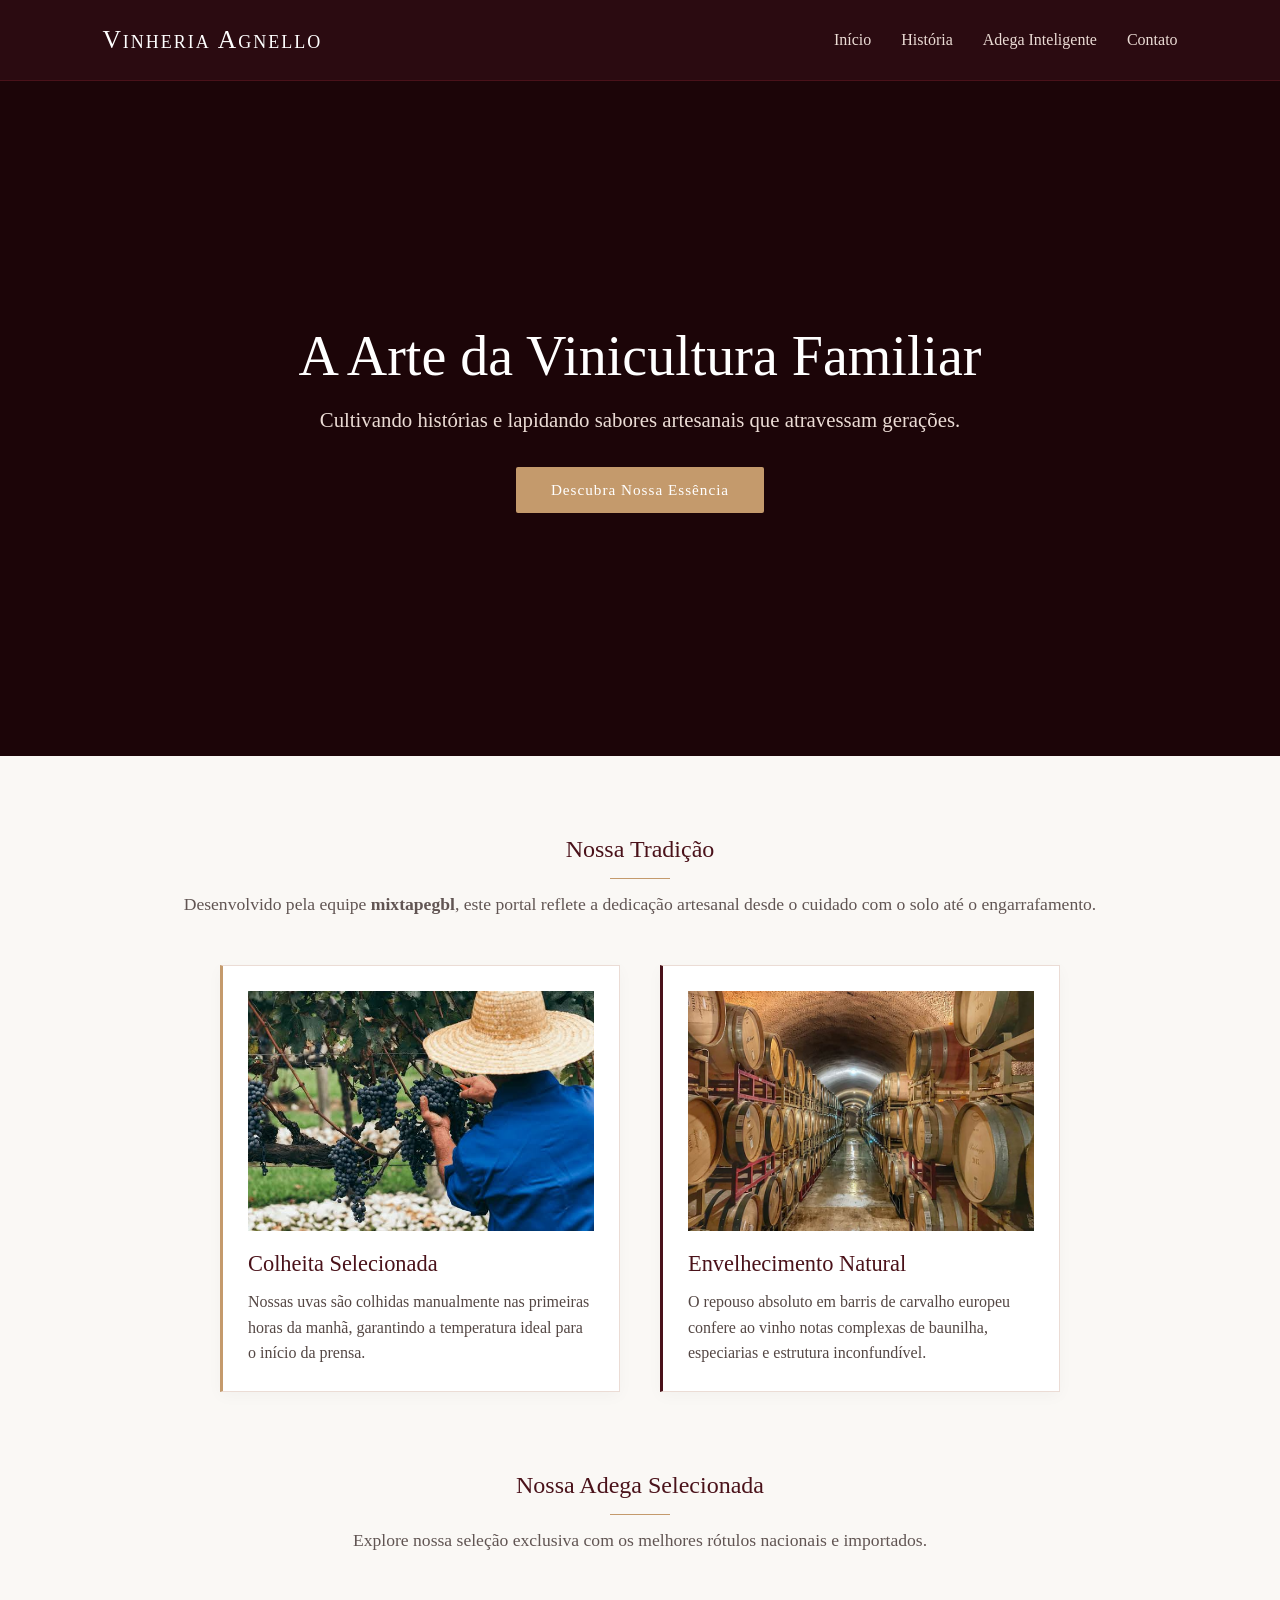
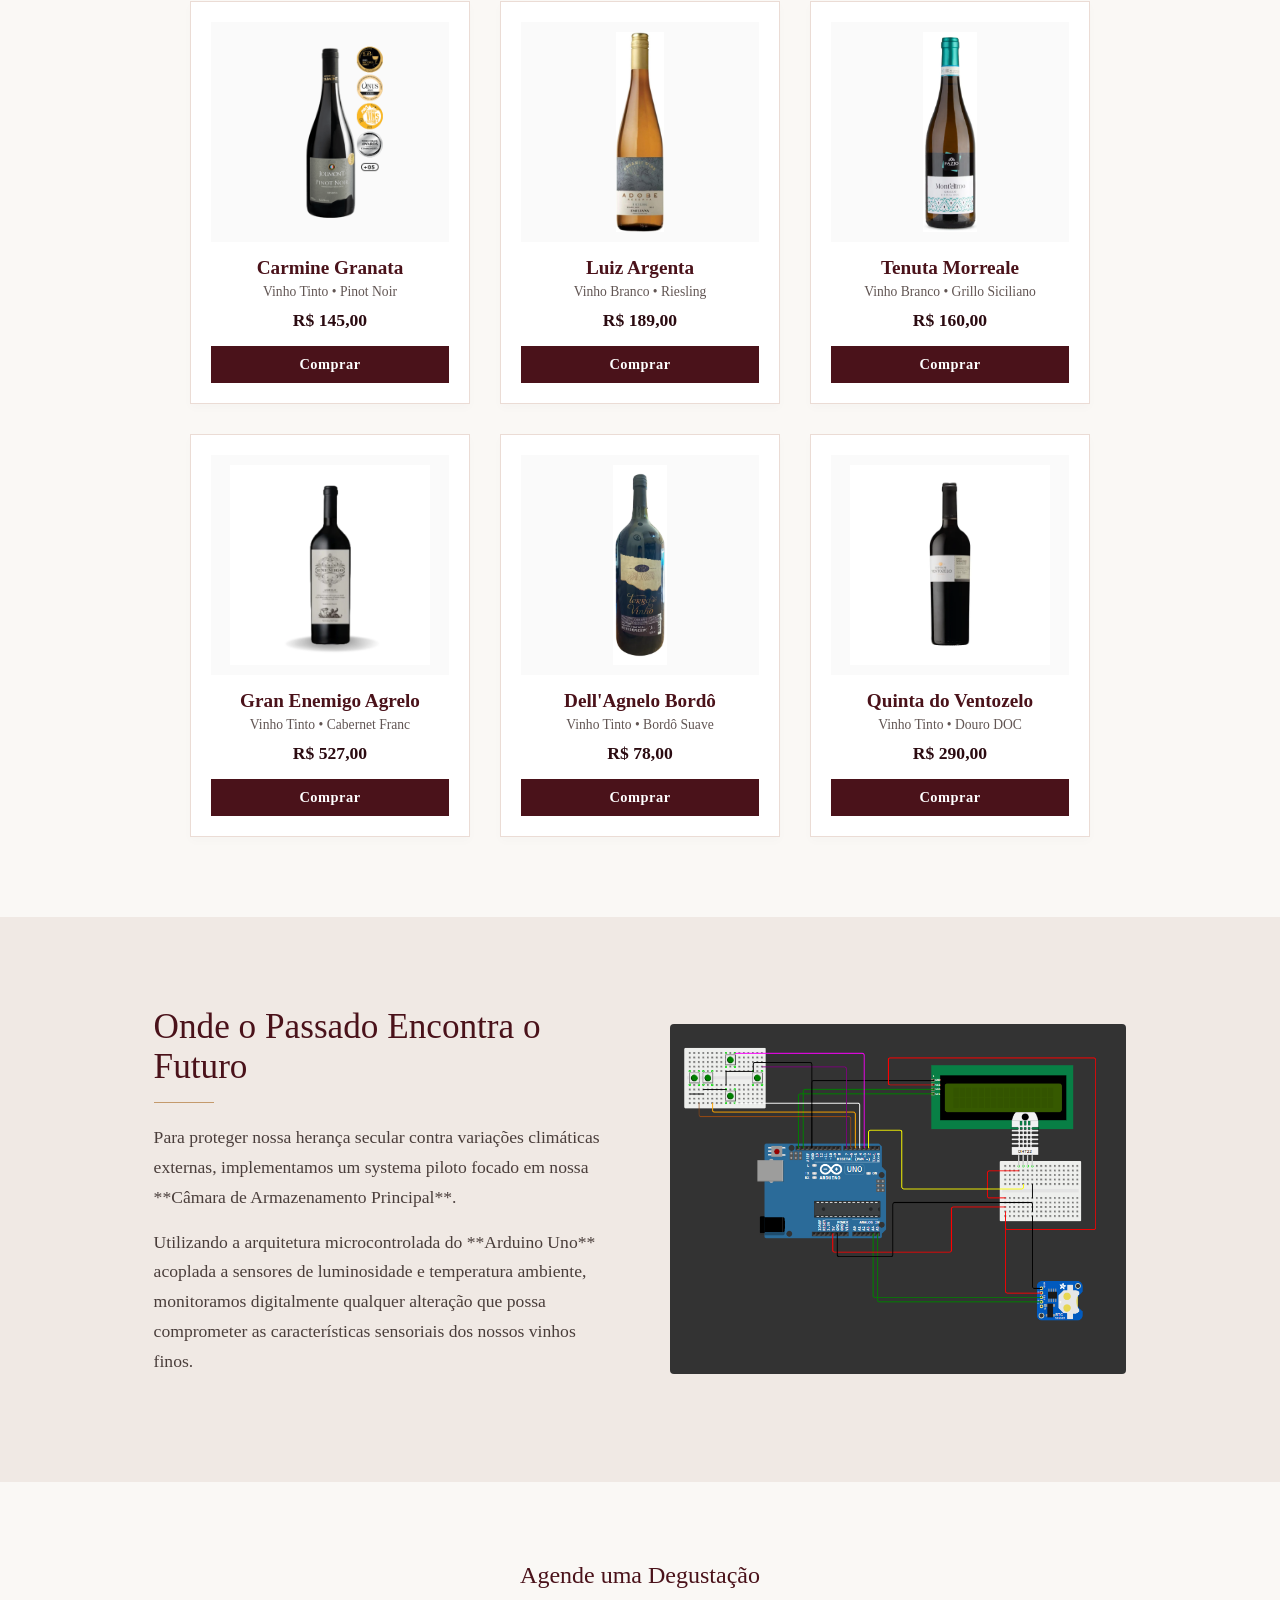
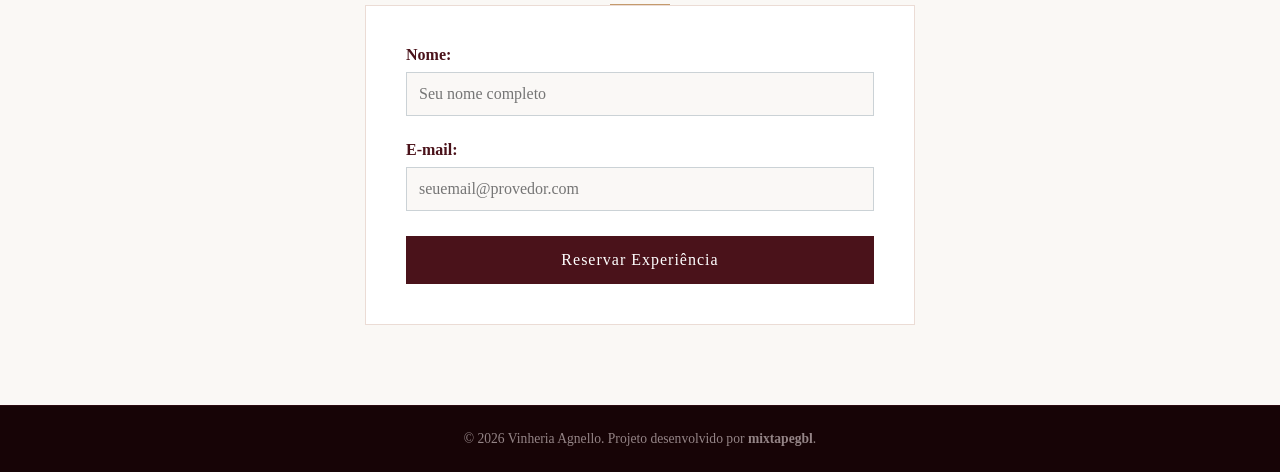
<file: index.html>
<!DOCTYPE html>
<html lang="pt-BR">
<head>
    <meta charset="UTF-8">
    <meta name="viewport" content="width=device-width, initial-scale=1.0">
    <title>Vinheria Agnello | Tradição e Excelência</title>
    <!-- Link atualizado para o arquivo de estilo unificado do CP3 -->
    <link rel="stylesheet" href="./src/css/flex-style.css">
</head>
<body>

<!-- Menu Superior (Estruturado com Flexbox) -->
<header class="main-header">
<div class="logo">Vinheria Agnello</div>
<nav class="nav-menu">
<ul>
<li><a href="#home" class="nav-link">Início</a></li>
<li><a href="#sobre" class="nav-link">História</a></li>
<li><a href="#adega-inteligente" class="nav-link">Adega Inteligente</a></li>
<li><a href="#contato" class="nav-link">Contato</a></li>
</ul>
</nav>
</header>

<!-- Banner Principal Tradicional -->
<section id="home" class="hero-banner">
<div class="hero-content">
<h1 class="fade-in-title">A Arte da Vinicultura Familiar</h1>
<p>Cultivando histórias e lapidando sabores artesanais que atravessam gerações.</p>
<a href="#sobre" class="btn-primary">Descubra Nossa Essência</a>
</div>
</section>

<!-- Seção Institucional / História e Vitrine de Vinhos -->
<section id="sobre" class="about-section">
<h2>Nossa Tradição</h2>
<p class="intro-text">Desenvolvido pela equipe <strong>mixtapegbl</strong>, este portal reflete a dedicação artesanal desde o cuidado com o solo até o engarrafamento.</p>

<div class="cards-container">
<div class="card">
<div class="card-img-placeholder">
<img src="src/assets/imgs/colheita.jpg" alt="Colheita manual nos vinhedos da Vinheria Agnello" style="width: 100%; height: 100%; object-fit: cover;">
</div>
<h3>Colheita Selecionada</h3>
<p>Nossas uvas são colhidas manualmente nas primeiras horas da manhã, garantindo a temperatura ideal para o início da prensa.</p>
</div>

<div class="card">
<div class="card-img-placeholder">
<img src="src/assets/imgs/barris-de-carvalho.jpg" alt="Barris de carvalho antigos na adega" style="width: 100%; height: 100%; object-fit: cover;">
</div>
<h3>Envelhecimento Natural</h3>
<p>O repouso absoluto em barris de carvalho europeu confere ao vinho notas complexas de baunilha, especiarias e estrutura inconfundível.</p>
</div>
</div>

<!-- NOVA SEÇÃO DO CP3: Prateleira de Vinhos Finos (Tabela Horizontal Flex) -->
<h2 style="margin-top: 80px;">Nossa Adega Selecionada</h2>
<p class="intro-text">Explore nossa seleção exclusiva com os melhores rótulos nacionais e importados.</p>

<div class="wine-shelf">
<!-- Vinho 1 -->
<div class="wine-item">
<div class="wine-img-box">
<img src="src/assets/imgs/vinho1.png" alt="Vinho 1 - Carmine Granata Pinot Noir" style="width: 100%; height: 100%; object-fit: contain;">
</div>
<h4>Carmine Granata</h4>
<p class="wine-type">Vinho Tinto • Pinot Noir</p>
<p class="wine-price">R$ 145,00</p>
<a href="https://www.vinhosjolimont.com.br/pinot-noir/p" target="_blank" class="btn-buy">Comprar </a>
</div>

<!-- Vinho 2 -->
<div class="wine-item">
<div class="wine-item-inner"></div>
<div class="wine-img-box">
<img src="src/assets/imgs/vinho2.jpg" alt="Vinho 2 - Luiz Argenta Riesling" style="width: 100%; height: 100%; object-fit: contain;">
</div>
<h4>Luiz Argenta</h4>
<p class="wine-type">Vinho Branco • Riesling</p>
<p class="wine-price">R$ 189,00</p>
<a href="https://www.amazon.com.br/Emiliana-Riesling-Reserva-Org%C3%A2nico-Chileno/dp/B0HLMJP541" target="_blank" class="btn-buy">Comprar </a>
</div>

<!-- Vinho 3 -->
<div class="wine-item">
<div class="wine-img-box">
<img src="src/assets/imgs/vinho3.png" alt="Vinho 3 - Tenuta Morreale Grillo" style="width: 100%; height: 100%; object-fit: contain;">
</div>
<h4>Tenuta Morreale</h4>
<p class="wine-type">Vinho Branco • Grillo Siciliano</p>
<p class="wine-price">R$ 160,00</p>
<a href="https://www.zonasul.com.br/vinho-branco-italiano-grillo-sicilia-mont--elimo-750ml-5457440/p?idsku=39096" target="_blank" class="btn-buy">Comprar </a>
</div>

<!-- Vinho 4 -->
<div class="wine-item">
<div class="wine-img-box">
<img src="src/assets/imgs/vinho4.webp" alt="Vinho 4 - Gran Enemigo Agrelo" style="width: 100%; height: 100%; object-fit: contain;">
</div>
<h4>Gran Enemigo Agrelo</h4>
<p class="wine-type">Vinho Tinto • Cabernet Franc</p>
<p class="wine-price">R$ 527,00</p>
<a href="https://www.diciomovinhos.com.br/produtos/gran-enemigo-agrelo/" target="_blank" class="btn-buy">Comprar</a>
</div>

<!-- Vinho 5 -->
<div class="wine-item">
<div class="wine-img-box">
<img src="src/assets/imgs/vinho5.webp" alt="Vinho 5 - Família Dell Agnelo Bordô" style="width: 100%; height: 100%; object-fit: contain;">
</div>
<h4>Dell'Agnelo Bordô</h4>
<p class="wine-type">Vinho Tinto • Bordô Suave</p>
<p class="wine-price">R$ 78,00</p>
<a href="https://www.mercadolivre.com.br/vinho-tinto-bordo-suave-15l--terra-do-vinho/up/MLBU4022918370" target="_blank" class="btn-buy">Comprar</a>
</div>

<!-- Vinho 6 -->
<div class="wine-item">
<div class="wine-img-box">
<img src="src/assets/imgs/vinho6.webp" alt="Vinho 6 - Quinta do Ventozelo Douro" style="width: 100%; height: 100%; object-fit: contain;">
</div>
<h4>Quinta do Ventozelo</h4>
<p class="wine-type">Vinho Tinto • Douro DOC</p>
<p class="wine-price">R$ 290,00</p>
<a href="https://www.castasimportadora.com.br/tipo/tinto/vinho-quinta-de-ventozelo-oak-matured-tinto-750ml?parceiro=5353" target="_blank" class="btn-buy">Comprar</a>
</div>
</div>
</section>

<!-- Seção de Tecnologia Isolada: A Adega Inteligente -->
<section id="adega-inteligente" class="tech-section">
<div class="tech-wrapper">
<div class="tech-text">
<h2>Onde o Passado Encontra o Futuro</h2>
<p>Para proteger nossa herança secular contra variações climáticas externas, implementamos um systema piloto focado em nossa **Câmara de Armazenamento Principal**.</p>
<p>Utilizando a arquitetura microcontrolada do **Arduino Uno** acoplada a sensores de luminosidade e temperatura ambiente, monitoramos digitalmente qualquer alteração que possa comprometer as características sensoriais dos nossos vinhos finos.</p>
</div>
<div class="tech-visual">
<div class="tech-img-placeholder">
<img src="src/assets/imgs/prototipo-arduino-uno.png" alt="Protótipo do sistema com Arduino Uno" style="width: 100%; height: 100%; object-fit: cover;">
</div>
</div>
</div>
</section>

<!-- Contato -->
<section id="contato" class="contact-section">
<h2>Agende uma Degustação</h2>
<form class="contact-form">
<div class="form-group">
<label for="name">Nome:</label>
<input type="text" id="name" required placeholder="Seu nome completo">
</div>
<div class="form-group">
<label for="email">E-mail:</label>
<input type="email" id="email" required placeholder="seuemail@provedor.com">
</div>
<button type="submit" class="btn-submit">Reservar Experiência</button>
</form>
</section>

<!-- Rodapé -->
<footer class="main-footer">
<p>&copy; 2026 Vinheria Agnello. Projeto desenvolvido por <strong>mixtapegbl</strong>.</p>
</footer>

</body>
</html>
</file>
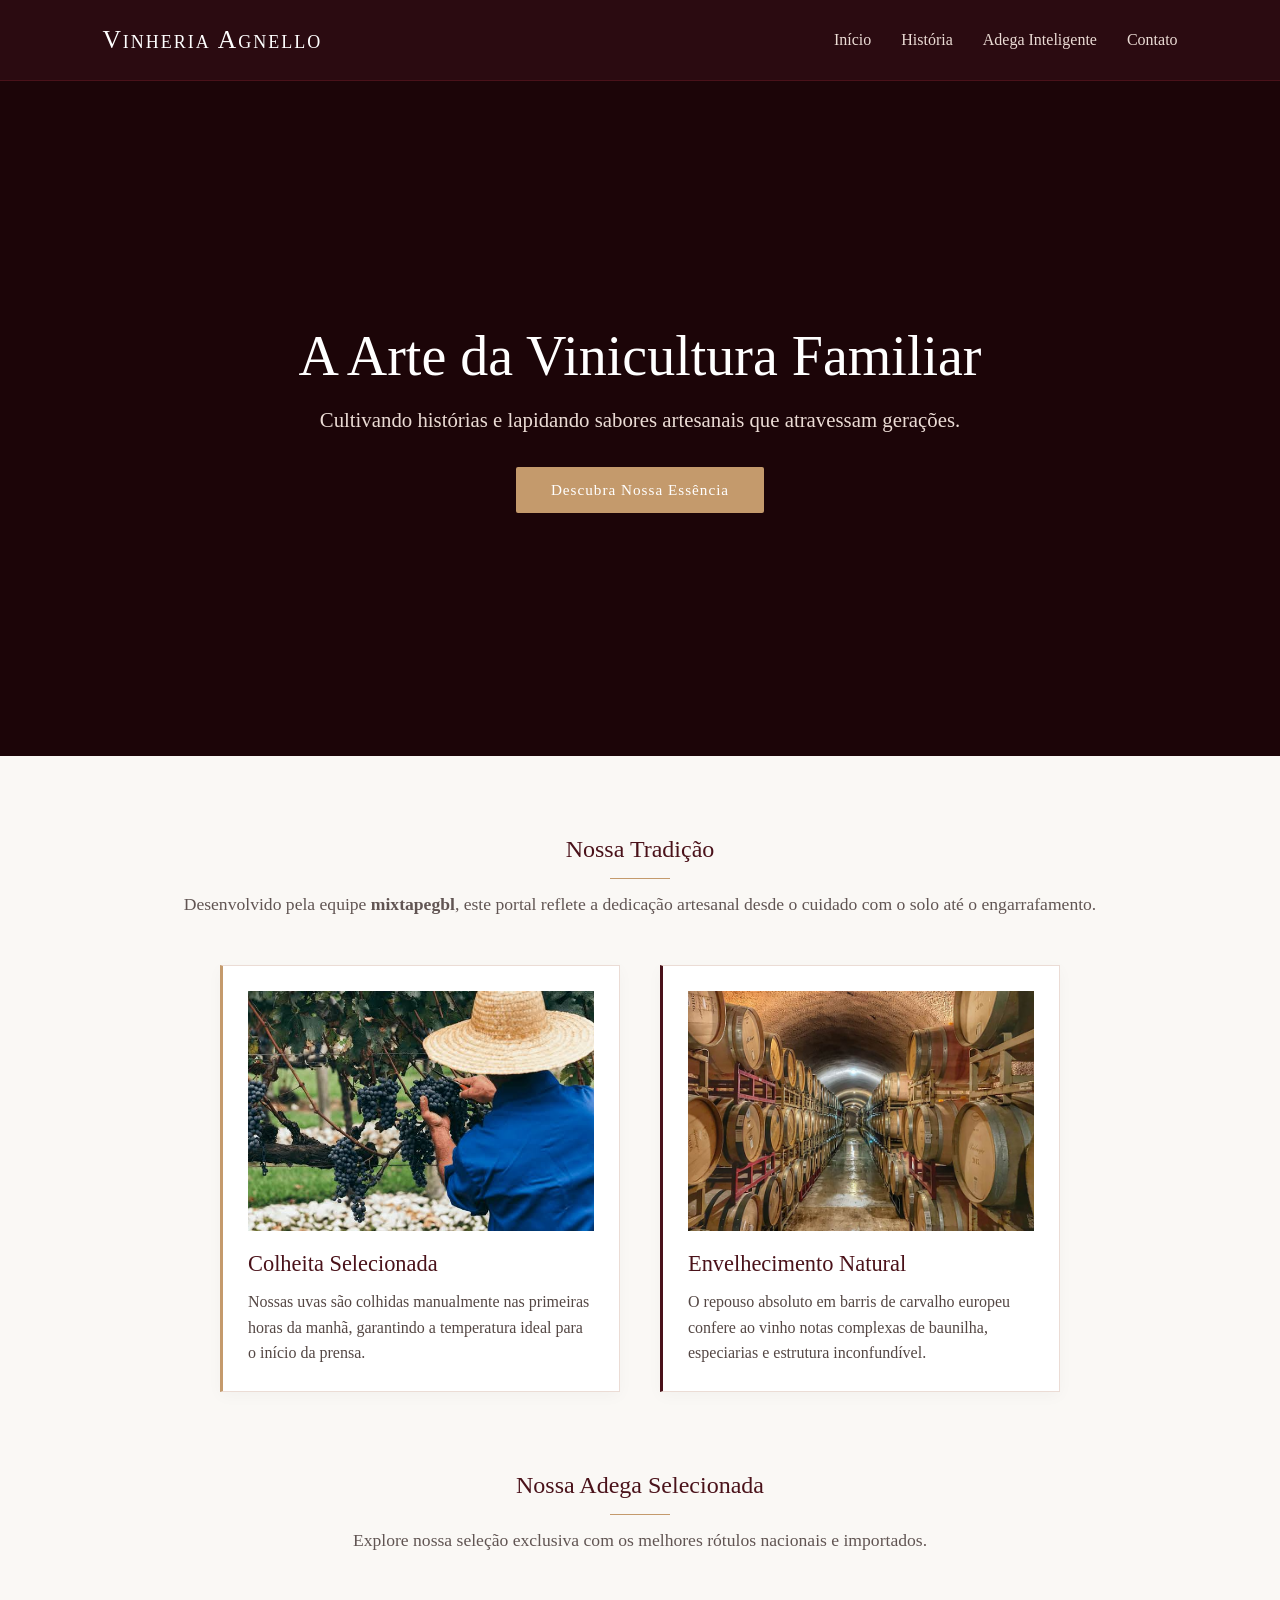
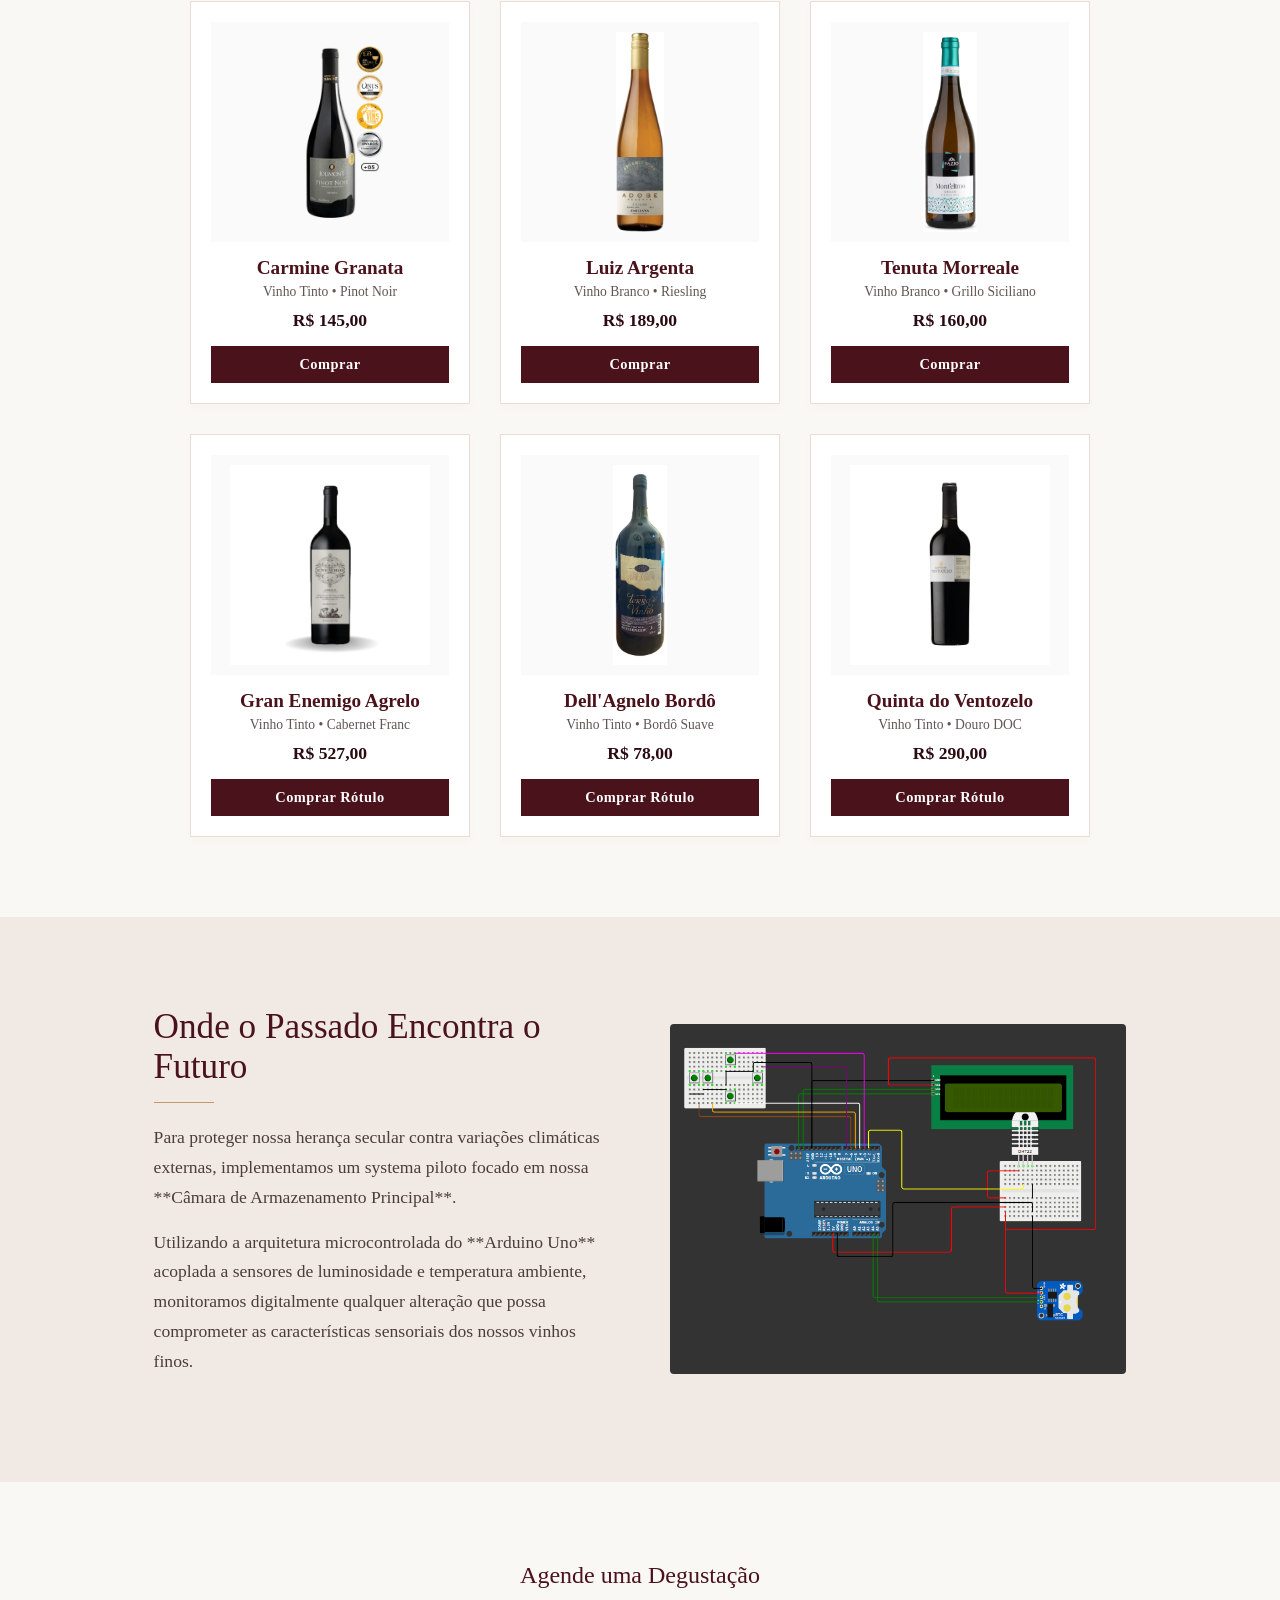
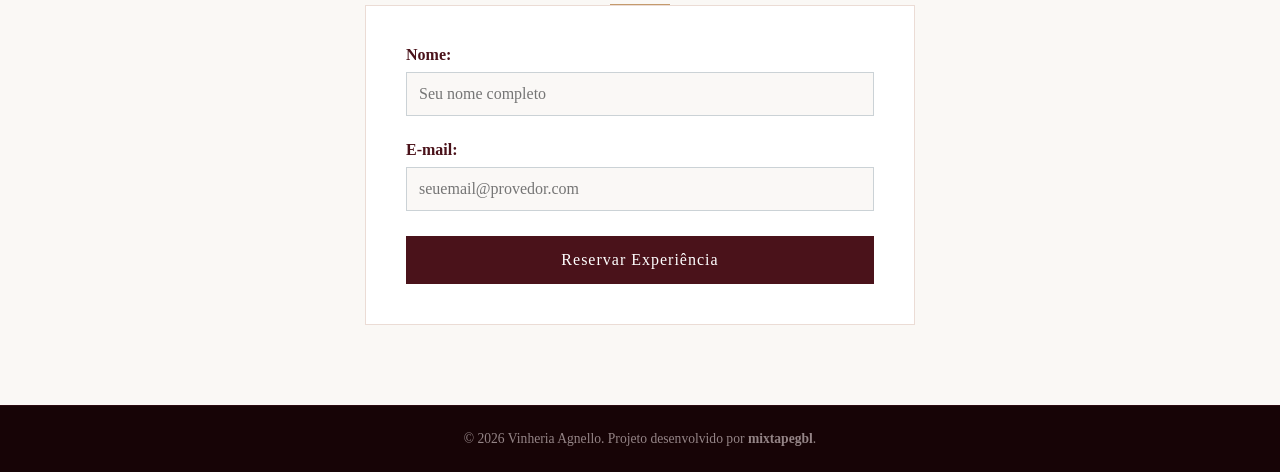
<file: Vinharia_Agnelo_site/index.html>
<!DOCTYPE html>
<html lang="pt-BR">
<head>
    <meta charset="UTF-8">
    <meta name="viewport" content="width=device-width, initial-scale=1.0">
    <title>Vinheria Agnello | Tradição e Excelência</title>
    <!-- Link atualizado para o arquivo de estilo unificado do CP3 -->
    <link rel="stylesheet" href="./src/css/flex-style.css">
</head>
<body>

<!-- Menu Superior (Estruturado com Flexbox) -->
<header class="main-header">
<div class="logo">Vinheria Agnello</div>
<nav class="nav-menu">
<ul>
<li><a href="#home" class="nav-link">Início</a></li>
<li><a href="#sobre" class="nav-link">História</a></li>
<li><a href="#adega-inteligente" class="nav-link">Adega Inteligente</a></li>
<li><a href="#contato" class="nav-link">Contato</a></li>
</ul>
</nav>
</header>

<!-- Banner Principal Tradicional -->
<section id="home" class="hero-banner">
<div class="hero-content">
<h1 class="fade-in-title">A Arte da Vinicultura Familiar</h1>
<p>Cultivando histórias e lapidando sabores artesanais que atravessam gerações.</p>
<a href="#sobre" class="btn-primary">Descubra Nossa Essência</a>
</div>
</section>

<!-- Seção Institucional / História e Vitrine de Vinhos -->
<section id="sobre" class="about-section">
<h2>Nossa Tradição</h2>
<p class="intro-text">Desenvolvido pela equipe <strong>mixtapegbl</strong>, este portal reflete a dedicação artesanal desde o cuidado com o solo até o engarrafamento.</p>

<div class="cards-container">
<div class="card">
<div class="card-img-placeholder">
<img src="src/assets/imgs/colheita.jpg" alt="Colheita manual nos vinhedos da Vinheria Agnello" style="width: 100%; height: 100%; object-fit: cover;">
</div>
<h3>Colheita Selecionada</h3>
<p>Nossas uvas são colhidas manualmente nas primeiras horas da manhã, garantindo a temperatura ideal para o início da prensa.</p>
</div>

<div class="card">
<div class="card-img-placeholder">
<img src="src/assets/imgs/barris-de-carvalho.jpg" alt="Barris de carvalho antigos na adega" style="width: 100%; height: 100%; object-fit: cover;">
</div>
<h3>Envelhecimento Natural</h3>
<p>O repouso absoluto em barris de carvalho europeu confere ao vinho notas complexas de baunilha, especiarias e estrutura inconfundível.</p>
</div>
</div>

<!-- NOVA SEÇÃO DO CP3: Prateleira de Vinhos Finos (Tabela Horizontal Flex) -->
<h2 style="margin-top: 80px;">Nossa Adega Selecionada</h2>
<p class="intro-text">Explore nossa seleção exclusiva com os melhores rótulos nacionais e importados.</p>

<div class="wine-shelf">
<!-- Vinho 1 -->
<div class="wine-item">
<div class="wine-img-box">
<img src="src/assets/imgs/vinho1.png" alt="Vinho 1 - Carmine Granata Pinot Noir" style="width: 100%; height: 100%; object-fit: contain;">
</div>
<h4>Carmine Granata</h4>
<p class="wine-type">Vinho Tinto • Pinot Noir</p>
<p class="wine-price">R$ 145,00</p>
<a href="https://www.vinhosjolimont.com.br/pinot-noir/p" target="_blank" class="btn-buy">Comprar </a>
</div>

<!-- Vinho 2 -->
<div class="wine-item">
<div class="wine-item-inner"></div>
<div class="wine-img-box">
<img src="src/assets/imgs/vinho2.jpg" alt="Vinho 2 - Luiz Argenta Riesling" style="width: 100%; height: 100%; object-fit: contain;">
</div>
<h4>Luiz Argenta</h4>
<p class="wine-type">Vinho Branco • Riesling</p>
<p class="wine-price">R$ 189,00</p>
<a href="https://www.amazon.com.br/Emiliana-Riesling-Reserva-Org%C3%A2nico-Chileno/dp/B0HLMJP541" target="_blank" class="btn-buy">Comprar </a>
</div>

<!-- Vinho 3 -->
<div class="wine-item">
<div class="wine-img-box">
<img src="src/assets/imgs/vinho3.png" alt="Vinho 3 - Tenuta Morreale Grillo" style="width: 100%; height: 100%; object-fit: contain;">
</div>
<h4>Tenuta Morreale</h4>
<p class="wine-type">Vinho Branco • Grillo Siciliano</p>
<p class="wine-price">R$ 160,00</p>
<a href="https://www.zonasul.com.br/vinho-branco-italiano-grillo-sicilia-mont--elimo-750ml-5457440/p?idsku=39096" target="_blank" class="btn-buy">Comprar </a>
</div>

<!-- Vinho 4 -->
<div class="wine-item">
<div class="wine-img-box">
<img src="src/assets/imgs/vinho4.webp" alt="Vinho 4 - Gran Enemigo Agrelo" style="width: 100%; height: 100%; object-fit: contain;">
</div>
<h4>Gran Enemigo Agrelo</h4>
<p class="wine-type">Vinho Tinto • Cabernet Franc</p>
<p class="wine-price">R$ 527,00</p>
<a href="https://www.diciomovinhos.com.br/produtos/gran-enemigo-agrelo/" target="_blank" class="btn-buy">Comprar Rótulo</a>
</div>

<!-- Vinho 5 -->
<div class="wine-item">
<div class="wine-img-box">
<img src="src/assets/imgs/vinho5.webp" alt="Vinho 5 - Família Dell Agnelo Bordô" style="width: 100%; height: 100%; object-fit: contain;">
</div>
<h4>Dell'Agnelo Bordô</h4>
<p class="wine-type">Vinho Tinto • Bordô Suave</p>
<p class="wine-price">R$ 78,00</p>
<a href="https://www.mercadolivre.com.br/vinho-tinto-bordo-suave-15l--terra-do-vinho/up/MLBU4022918370" target="_blank" class="btn-buy">Comprar Rótulo</a>
</div>

<!-- Vinho 6 -->
<div class="wine-item">
<div class="wine-img-box">
<img src="src/assets/imgs/vinho6.webp" alt="Vinho 6 - Quinta do Ventozelo Douro" style="width: 100%; height: 100%; object-fit: contain;">
</div>
<h4>Quinta do Ventozelo</h4>
<p class="wine-type">Vinho Tinto • Douro DOC</p>
<p class="wine-price">R$ 290,00</p>
<a href="https://www.castasimportadora.com.br/tipo/tinto/vinho-quinta-de-ventozelo-oak-matured-tinto-750ml?parceiro=5353" target="_blank" class="btn-buy">Comprar Rótulo</a>
</div>
</div>
</section>

<!-- Seção de Tecnologia Isolada: A Adega Inteligente -->
<section id="adega-inteligente" class="tech-section">
<div class="tech-wrapper">
<div class="tech-text">
<h2>Onde o Passado Encontra o Futuro</h2>
<p>Para proteger nossa herança secular contra variações climáticas externas, implementamos um systema piloto focado em nossa **Câmara de Armazenamento Principal**.</p>
<p>Utilizando a arquitetura microcontrolada do **Arduino Uno** acoplada a sensores de luminosidade e temperatura ambiente, monitoramos digitalmente qualquer alteração que possa comprometer as características sensoriais dos nossos vinhos finos.</p>
</div>
<div class="tech-visual">
<div class="tech-img-placeholder">
<img src="src/assets/imgs/prototipo-arduino-uno.png" alt="Protótipo do sistema com Arduino Uno" style="width: 100%; height: 100%; object-fit: cover;">
</div>
</div>
</div>
</section>

<!-- Contato -->
<section id="contato" class="contact-section">
<h2>Agende uma Degustação</h2>
<form class="contact-form">
<div class="form-group">
<label for="name">Nome:</label>
<input type="text" id="name" required placeholder="Seu nome completo">
</div>
<div class="form-group">
<label for="email">E-mail:</label>
<input type="email" id="email" required placeholder="seuemail@provedor.com">
</div>
<button type="submit" class="btn-submit">Reservar Experiência</button>
</form>
</section>

<!-- Rodapé -->
<footer class="main-footer">
<p>&copy; 2026 Vinheria Agnello. Projeto desenvolvido por <strong>mixtapegbl</strong>.</p>
</footer>

</body>
</html>
</file>
<file: src/css/flex-style.css>
/* ==========================================================================
   CONFIGURAÇÕES GLOBAIS E VARIÁVEIS (:ROOT) - Mantidas do seu CP2
   ========================================================================== */
:root {
    --cor-fundo-claro: #faf8f5;
    --cor-fundo-tech: #f0e9e4;
    --cor-fundo-placeholder: #f0e6e1;
    --cor-texto-escuro: #2c2523;
    --cor-texto-suave: #615553;
    --cor-texto-card: #544744;
    --cor-texto-mutado: #948486;
    --cor-vinho-principal: #4a121a;
    --cor-vinho-medio: #2b0b11;
    --cor-vinho-escuro: #1c0508;
    --cor-vinho-profundo: #170406;
    --cor-dourado-cortica: #c49a6c;
    --cor-creme-link: #ebdcd5;
    --cor-borda-input: #cbd2d6;
    --cor-input-fundo: #faf8f6;
    --cor-branco: #ffffff;
    --fonte-principal: 'Georgia', serif;
}

* {
    margin: 0;
    padding: 0;
    box-sizing: border-box;
    font-family: var(--fonte-principal);
}

body {
    background-color: var(--cor-fundo-claro);
    color: var(--cor-texto-escuro);
    scroll-behavior: smooth;
    overflow-x: hidden;
}

h1, h2, h3 {
    font-weight: 400;
    color: var(--cor-vinho-principal);
}

/* Transições fluidas do seu efeito.css */
.nav-menu ul li a,
.btn-primary,
.btn-submit,
.card,
.form-group input,
.tech-img-placeholder,
.wine-item,
.btn-buy {
    transition: all 0.6s cubic-bezier(0.25, 1, 0.5, 1);
}

/* ==========================================================================
   HEADER / MENU SUPERIOR (Layout com Flexbox)
   ========================================================================== */
.main-header {
    background-color: var(--cor-vinho-medio);
    color: var(--cor-branco);
    display: flex;
    justify-content: space-between;
    align-items: center;
    padding: 25px 8%;
    position: sticky;
    top: 0;
    z-index: 1000;
    border-bottom: 1px solid var(--cor-vinho-principal);
}

.logo {
    font-size: 1.6rem;
    letter-spacing: 2px;
    font-variant: small-caps;
}

.nav-menu ul {
    display: flex;
    list-style: none;
}

.nav-menu ul li {
    margin-left: 30px;
}

.nav-menu ul li a {
    color: var(--cor-creme-link);
    text-decoration: none;
    font-size: 1rem;
    display: inline-block;
}

.nav-menu ul li a:hover {
    color: var(--cor-dourado-cortica);
    transform: scale(1.05);
}

.nav-menu ul li a:focus {
    outline: 2px dashed var(--cor-dourado-cortica);
    outline-offset: 4px;
}

/* ==========================================================================
   HERO BANNER
   ========================================================================== */
.hero-banner {
    background-color: var(--cor-vinho-escuro);
    background-image: linear-gradient(rgba(28, 5, 8, 0.4), rgba(28, 5, 8, 0.85));
    height: 75vh;
    display: flex;
    justify-content: center;
    align-items: center;
    text-align: center;
    color: var(--cor-branco);
    padding: 0 20px;
}

.hero-content {
    animation: elegantFade 1.6s cubic-bezier(0.25, 1, 0.5, 1) forwards;
}

.hero-content h1 {
    font-size: 3.5rem;
    margin-bottom: 20px;
    color: var(--cor-branco);
}

.hero-content p {
    font-size: 1.3rem;
    margin-bottom: 35px;
    max-width: 650px;
    margin-left: auto;
    margin-right: auto;
    color: var(--cor-creme-link);
}

.btn-primary {
    display: inline-block;
    background-color: var(--cor-dourado-cortica);
    color: var(--cor-branco);
    padding: 14px 35px;
    text-decoration: none;
    font-size: 0.95rem;
    letter-spacing: 1px;
    border-radius: 2px;
}

.btn-primary:hover {
    background-color: #3b0a10;
    box-shadow: 0 10px 25px rgba(74, 18, 26, 0.2);
    transform: translateY(-2px);
}

/* ==========================================================================
   SEÇÕES GERAIS E HISTÓRIA (Cards com Flexbox)
   ========================================================================== */
.about-section {
    padding: 80px 10%;
    text-align: center;
}

.intro-text {
    margin-top: 15px;
    margin-bottom: 50px;
    color: var(--cor-texto-suave);
    font-size: 1.1rem;
}

.cards-container {
    display: flex;
    justify-content: center;
    gap: 40px;
    flex-wrap: wrap;
}

.card {
    background-color: var(--cor-branco);
    border: 1px solid var(--cor-creme-link);
    padding: 25px;
    max-width: 400px;
    text-align: left;
    box-shadow: 0 4px 15px rgba(42, 30, 28, 0.03);
}

.card:hover {
    transform: scale(1.02);
    box-shadow: 0 15px 30px rgba(42, 30, 28, 0.08);
}

.cards-container .card:nth-child(odd) {
    border-left: 3px solid var(--cor-dourado-cortica);
}

.cards-container .card:nth-child(even) {
    border-left: 3px solid var(--cor-vinho-principal);
}

.card-img-placeholder {
    background-color: var(--cor-fundo-placeholder);
    height: 240px;
    margin-bottom: 20px;
    display: flex;
    justify-content: center;
    align-items: center;
    color: #7a6864;
    font-size: 0.9rem;
    text-align: center;
    overflow: hidden;
}

.card h3 {
    margin-bottom: 12px;
    font-size: 1.4rem;
}

.card p {
    color: var(--cor-texto-card);
    line-height: 1.6;
}

/* ==========================================================================
   NOVA SEÇÃO: PRATELEIRA HORIZONTAL DE VINHOS (Flexbox Dinâmico)
   ========================================================================== */
.wine-shelf {
    display: flex;
    justify-content: center;
    gap: 30px;
    flex-wrap: wrap; /* Alinha horizontalmente e quebra linha em telas menores */
    margin-top: 40px;
}

.wine-item {
    background-color: var(--cor-branco);
    border: 1px solid var(--cor-creme-link);
    padding: 20px;
    width: 280px;
    text-align: center;
    box-shadow: 0 4px 10px rgba(0, 0, 0, 0.02);
    display: flex;
    flex-direction: column;
    justify-content: space-between;
}

.wine-item:hover {
    transform: translateY(-5px);
    box-shadow: 0 12px 25px rgba(74, 18, 26, 0.1);
}

.wine-img-box {
    background-color: #fafafa;
    height: 220px;
    margin-bottom: 15px;
    display: flex;
    justify-content: center;
    align-items: center;
    padding: 10px;
}

.wine-item h4 {
    font-size: 1.2rem;
    color: var(--cor-vinho-principal);
    margin-bottom: 5px;
}

.wine-type {
    font-size: 0.85rem;
    color: var(--cor-texto-suave);
    margin-bottom: 10px;
}

.wine-price {
    font-size: 1.1rem;
    font-weight: bold;
    color: var(--cor-vinho-medio);
    margin-bottom: 15px;
}

.btn-buy {
    display: block;
    background-color: var(--cor-vinho-principal);
    color: var(--cor-branco);
    padding: 10px;
    text-decoration: none;
    font-size: 0.9rem;
    font-weight: bold;
    letter-spacing: 0.5px;
}

.btn-buy:hover {
    background-color: var(--cor-dourado-cortica);
    color: var(--cor-vinho-escuro);
}

/* ==========================================================================
   SEÇÃO ADEGA INTELIGENTE
   ========================================================================== */
.tech-section {
    background-color: var(--cor-fundo-tech);
    padding: 90px 12%;
}

.tech-wrapper {
    display: flex;
    align-items: center;
    gap: 60px;
    flex-wrap: wrap;
}

.tech-text {
    flex: 1;
    min-width: 300px;
    text-align: left;
}

.tech-text h2 {
    font-size: 2.2rem;
    margin-bottom: 20px;
}

.tech-text p {
    font-size: 1.1rem;
    line-height: 1.7;
    color: #4a3e3b;
    margin-bottom: 15px;
}

.tech-visual {
    flex: 1;
    min-width: 300px;
}

.tech-img-placeholder {
    background-color: var(--cor-vinho-medio);
    height: 350px;
    border-radius: 4px;
    display: flex;
    justify-content: center;
    align-items: center;
    color: var(--cor-creme-link);
    font-size: 0.9rem;
    overflow: hidden;
}

.tech-img-placeholder:hover {
    transform: rotate(0.5deg) scale(1.01);
}

/* ==========================================================================
   FORMULÁRIO DE CONTATO E DECORAÇÕES (Pseudo-elementos)
   ========================================================================== */
.contact-section {
    padding: 80px 10%;
    text-align: center;
}

.contact-form {
    max-width: 550px;
    margin: 0 auto;
    text-align: left;
    background: var(--cor-branco);
    padding: 40px;
    border: 1px solid var(--cor-creme-link);
    display: flex;
    flex-direction: column;
}

.form-group {
    margin-bottom: 25px;
    display: flex;
    flex-direction: column;
    gap: 8px;
}

.form-group label {
    color: var(--cor-vinho-principal);
    font-weight: 600;
}

.form-group input {
    width: 100%;
    padding: 12px;
    border: 1px solid var(--cor-borda-input);
    background-color: var(--cor-input-fundo);
    font-size: 1rem;
}

.form-group input:focus {
    border-color: var(--cor-vinho-principal);
    background-color: var(--cor-branco);
    outline: none;
    box-shadow: 0 0 12px rgba(74, 18, 26, 0.12);
}

.btn-submit {
    width: 100%;
    background-color: var(--cor-vinho-principal);
    color: var(--cor-branco);
    border: none;
    padding: 15px;
    font-size: 1rem;
    letter-spacing: 1px;
    cursor: pointer;
}

.btn-submit:hover {
    transform: translateY(-3px);
    background-color: var(--cor-vinho-medio);
    box-shadow: 0 8px 20px rgba(0, 0, 0, 0.15);
}

.main-footer {
    background-color: var(--cor-vinho-profundo);
    color: var(--cor-texto-mutado);
    text-align: center;
    padding: 25px;
    font-size: 0.85rem;
    border-top: 1px solid var(--cor-vinho-medio);
}

.about-section h2::after,
.tech-text h2::after,
.contact-section h2::after {
    content: "";
    display: block;
    width: 60px;
    height: 1px;
    background-color: var(--cor-dourado-cortica);
    margin: 15px auto 0 auto;
}

.tech-text h2::after {
    margin: 15px 0 0 0;
}

::selection {
    background-color: var(--cor-vinho-principal);
    color: var(--cor-branco);
}

@keyframes elegantFade {
    from {
        opacity: 0;
        transform: translateY(20px);
    }
    to {
        opacity: 1;
        transform: translateY(0);
    }
}
</file>
<file: Vinharia_Agnelo_site/src/css/flex-style.css>
/* ==========================================================================
   CONFIGURAÇÕES GLOBAIS E VARIÁVEIS (:ROOT) - Mantidas do seu CP2
   ========================================================================== */
:root {
    --cor-fundo-claro: #faf8f5;
    --cor-fundo-tech: #f0e9e4;
    --cor-fundo-placeholder: #f0e6e1;
    --cor-texto-escuro: #2c2523;
    --cor-texto-suave: #615553;
    --cor-texto-card: #544744;
    --cor-texto-mutado: #948486;
    --cor-vinho-principal: #4a121a;
    --cor-vinho-medio: #2b0b11;
    --cor-vinho-escuro: #1c0508;
    --cor-vinho-profundo: #170406;
    --cor-dourado-cortica: #c49a6c;
    --cor-creme-link: #ebdcd5;
    --cor-borda-input: #cbd2d6;
    --cor-input-fundo: #faf8f6;
    --cor-branco: #ffffff;
    --fonte-principal: 'Georgia', serif;
}

* {
    margin: 0;
    padding: 0;
    box-sizing: border-box;
    font-family: var(--fonte-principal);
}

body {
    background-color: var(--cor-fundo-claro);
    color: var(--cor-texto-escuro);
    scroll-behavior: smooth;
    overflow-x: hidden;
}

h1, h2, h3 {
    font-weight: 400;
    color: var(--cor-vinho-principal);
}

/* Transições fluidas do seu efeito.css */
.nav-menu ul li a,
.btn-primary,
.btn-submit,
.card,
.form-group input,
.tech-img-placeholder,
.wine-item,
.btn-buy {
    transition: all 0.6s cubic-bezier(0.25, 1, 0.5, 1);
}

/* ==========================================================================
   HEADER / MENU SUPERIOR (Layout com Flexbox)
   ========================================================================== */
.main-header {
    background-color: var(--cor-vinho-medio);
    color: var(--cor-branco);
    display: flex;
    justify-content: space-between;
    align-items: center;
    padding: 25px 8%;
    position: sticky;
    top: 0;
    z-index: 1000;
    border-bottom: 1px solid var(--cor-vinho-principal);
}

.logo {
    font-size: 1.6rem;
    letter-spacing: 2px;
    font-variant: small-caps;
}

.nav-menu ul {
    display: flex;
    list-style: none;
}

.nav-menu ul li {
    margin-left: 30px;
}

.nav-menu ul li a {
    color: var(--cor-creme-link);
    text-decoration: none;
    font-size: 1rem;
    display: inline-block;
}

.nav-menu ul li a:hover {
    color: var(--cor-dourado-cortica);
    transform: scale(1.05);
}

.nav-menu ul li a:focus {
    outline: 2px dashed var(--cor-dourado-cortica);
    outline-offset: 4px;
}

/* ==========================================================================
   HERO BANNER
   ========================================================================== */
.hero-banner {
    background-color: var(--cor-vinho-escuro);
    background-image: linear-gradient(rgba(28, 5, 8, 0.4), rgba(28, 5, 8, 0.85));
    height: 75vh;
    display: flex;
    justify-content: center;
    align-items: center;
    text-align: center;
    color: var(--cor-branco);
    padding: 0 20px;
}

.hero-content {
    animation: elegantFade 1.6s cubic-bezier(0.25, 1, 0.5, 1) forwards;
}

.hero-content h1 {
    font-size: 3.5rem;
    margin-bottom: 20px;
    color: var(--cor-branco);
}

.hero-content p {
    font-size: 1.3rem;
    margin-bottom: 35px;
    max-width: 650px;
    margin-left: auto;
    margin-right: auto;
    color: var(--cor-creme-link);
}

.btn-primary {
    display: inline-block;
    background-color: var(--cor-dourado-cortica);
    color: var(--cor-branco);
    padding: 14px 35px;
    text-decoration: none;
    font-size: 0.95rem;
    letter-spacing: 1px;
    border-radius: 2px;
}

.btn-primary:hover {
    background-color: #3b0a10;
    box-shadow: 0 10px 25px rgba(74, 18, 26, 0.2);
    transform: translateY(-2px);
}

/* ==========================================================================
   SEÇÕES GERAIS E HISTÓRIA (Cards com Flexbox)
   ========================================================================== */
.about-section {
    padding: 80px 10%;
    text-align: center;
}

.intro-text {
    margin-top: 15px;
    margin-bottom: 50px;
    color: var(--cor-texto-suave);
    font-size: 1.1rem;
}

.cards-container {
    display: flex;
    justify-content: center;
    gap: 40px;
    flex-wrap: wrap;
}

.card {
    background-color: var(--cor-branco);
    border: 1px solid var(--cor-creme-link);
    padding: 25px;
    max-width: 400px;
    text-align: left;
    box-shadow: 0 4px 15px rgba(42, 30, 28, 0.03);
}

.card:hover {
    transform: scale(1.02);
    box-shadow: 0 15px 30px rgba(42, 30, 28, 0.08);
}

.cards-container .card:nth-child(odd) {
    border-left: 3px solid var(--cor-dourado-cortica);
}

.cards-container .card:nth-child(even) {
    border-left: 3px solid var(--cor-vinho-principal);
}

.card-img-placeholder {
    background-color: var(--cor-fundo-placeholder);
    height: 240px;
    margin-bottom: 20px;
    display: flex;
    justify-content: center;
    align-items: center;
    color: #7a6864;
    font-size: 0.9rem;
    text-align: center;
    overflow: hidden;
}

.card h3 {
    margin-bottom: 12px;
    font-size: 1.4rem;
}

.card p {
    color: var(--cor-texto-card);
    line-height: 1.6;
}

/* ==========================================================================
   NOVA SEÇÃO: PRATELEIRA HORIZONTAL DE VINHOS (Flexbox Dinâmico)
   ========================================================================== */
.wine-shelf {
    display: flex;
    justify-content: center;
    gap: 30px;
    flex-wrap: wrap; /* Alinha horizontalmente e quebra linha em telas menores */
    margin-top: 40px;
}

.wine-item {
    background-color: var(--cor-branco);
    border: 1px solid var(--cor-creme-link);
    padding: 20px;
    width: 280px;
    text-align: center;
    box-shadow: 0 4px 10px rgba(0, 0, 0, 0.02);
    display: flex;
    flex-direction: column;
    justify-content: space-between;
}

.wine-item:hover {
    transform: translateY(-5px);
    box-shadow: 0 12px 25px rgba(74, 18, 26, 0.1);
}

.wine-img-box {
    background-color: #fafafa;
    height: 220px;
    margin-bottom: 15px;
    display: flex;
    justify-content: center;
    align-items: center;
    padding: 10px;
}

.wine-item h4 {
    font-size: 1.2rem;
    color: var(--cor-vinho-principal);
    margin-bottom: 5px;
}

.wine-type {
    font-size: 0.85rem;
    color: var(--cor-texto-suave);
    margin-bottom: 10px;
}

.wine-price {
    font-size: 1.1rem;
    font-weight: bold;
    color: var(--cor-vinho-medio);
    margin-bottom: 15px;
}

.btn-buy {
    display: block;
    background-color: var(--cor-vinho-principal);
    color: var(--cor-branco);
    padding: 10px;
    text-decoration: none;
    font-size: 0.9rem;
    font-weight: bold;
    letter-spacing: 0.5px;
}

.btn-buy:hover {
    background-color: var(--cor-dourado-cortica);
    color: var(--cor-vinho-escuro);
}

/* ==========================================================================
   SEÇÃO ADEGA INTELIGENTE
   ========================================================================== */
.tech-section {
    background-color: var(--cor-fundo-tech);
    padding: 90px 12%;
}

.tech-wrapper {
    display: flex;
    align-items: center;
    gap: 60px;
    flex-wrap: wrap;
}

.tech-text {
    flex: 1;
    min-width: 300px;
    text-align: left;
}

.tech-text h2 {
    font-size: 2.2rem;
    margin-bottom: 20px;
}

.tech-text p {
    font-size: 1.1rem;
    line-height: 1.7;
    color: #4a3e3b;
    margin-bottom: 15px;
}

.tech-visual {
    flex: 1;
    min-width: 300px;
}

.tech-img-placeholder {
    background-color: var(--cor-vinho-medio);
    height: 350px;
    border-radius: 4px;
    display: flex;
    justify-content: center;
    align-items: center;
    color: var(--cor-creme-link);
    font-size: 0.9rem;
    overflow: hidden;
}

.tech-img-placeholder:hover {
    transform: rotate(0.5deg) scale(1.01);
}

/* ==========================================================================
   FORMULÁRIO DE CONTATO E DECORAÇÕES (Pseudo-elementos)
   ========================================================================== */
.contact-section {
    padding: 80px 10%;
    text-align: center;
}

.contact-form {
    max-width: 550px;
    margin: 0 auto;
    text-align: left;
    background: var(--cor-branco);
    padding: 40px;
    border: 1px solid var(--cor-creme-link);
    display: flex;
    flex-direction: column;
}

.form-group {
    margin-bottom: 25px;
    display: flex;
    flex-direction: column;
    gap: 8px;
}

.form-group label {
    color: var(--cor-vinho-principal);
    font-weight: 600;
}

.form-group input {
    width: 100%;
    padding: 12px;
    border: 1px solid var(--cor-borda-input);
    background-color: var(--cor-input-fundo);
    font-size: 1rem;
}

.form-group input:focus {
    border-color: var(--cor-vinho-principal);
    background-color: var(--cor-branco);
    outline: none;
    box-shadow: 0 0 12px rgba(74, 18, 26, 0.12);
}

.btn-submit {
    width: 100%;
    background-color: var(--cor-vinho-principal);
    color: var(--cor-branco);
    border: none;
    padding: 15px;
    font-size: 1rem;
    letter-spacing: 1px;
    cursor: pointer;
}

.btn-submit:hover {
    transform: translateY(-3px);
    background-color: var(--cor-vinho-medio);
    box-shadow: 0 8px 20px rgba(0, 0, 0, 0.15);
}

.main-footer {
    background-color: var(--cor-vinho-profundo);
    color: var(--cor-texto-mutado);
    text-align: center;
    padding: 25px;
    font-size: 0.85rem;
    border-top: 1px solid var(--cor-vinho-medio);
}

.about-section h2::after,
.tech-text h2::after,
.contact-section h2::after {
    content: "";
    display: block;
    width: 60px;
    height: 1px;
    background-color: var(--cor-dourado-cortica);
    margin: 15px auto 0 auto;
}

.tech-text h2::after {
    margin: 15px 0 0 0;
}

::selection {
    background-color: var(--cor-vinho-principal);
    color: var(--cor-branco);
}

@keyframes elegantFade {
    from {
        opacity: 0;
        transform: translateY(20px);
    }
    to {
        opacity: 1;
        transform: translateY(0);
    }
}
</file>
